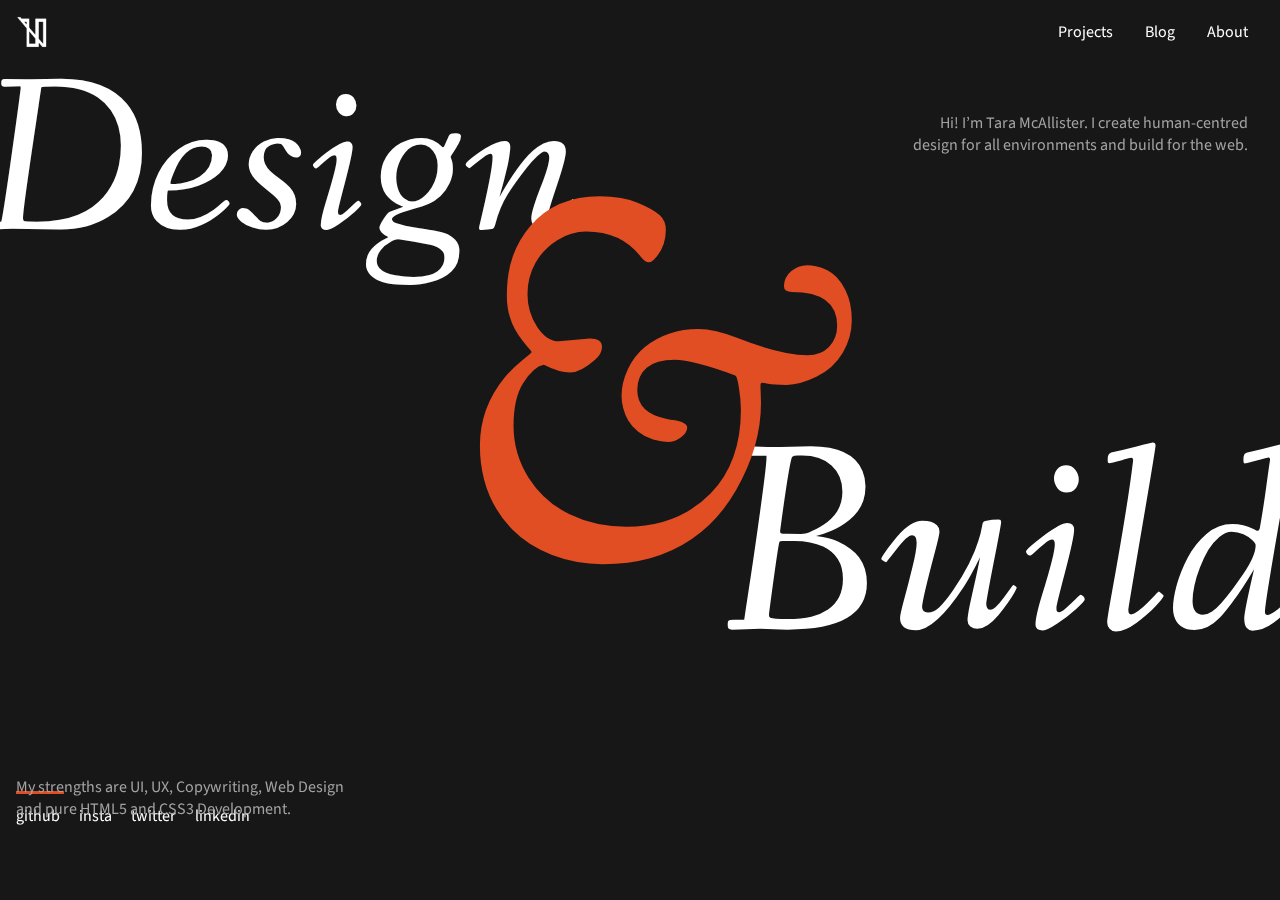
<file: index.html>
<!DOCTYPE html>
<html lang="en">
  <head>
    <meta charset="utf-8" />
    <meta name="viewport" content="width=device-width, initial-scale=1.0" />
    <meta http-equiv="X-UA-Compatible" content="ie=edge" />
    <!-- Search Engine -->
    <meta name="description" content="I create human-centred design for all environments and build for the web.">
    <!-- Schema.org for Google -->
    <meta itemprop="name" content="Tara McAllister's Portfolio">
    <meta itemprop="description" content="I create human-centred design for all environments and build for the web.">
    <!-- Twitter -->
    <meta name="twitter:card" content="summary">
    <meta name="twitter:title" content="Tara McAllister's Portfolio">
    <meta name="twitter:description" content="I create human-centred design for all environments and build for the web.">
    <meta name="twitter:site" content="@TaraMcAllister_">
    <meta name="twitter:image:src" content="#">
    <!-- Open Graph general (Facebook, Pinterest & Google+) -->
    <meta name="og:title" content="Tara McAllister Portfolio">
    <meta name="og:description" content="I create human-centred design for all environments and build for the web.">
    <meta name="og:image" content="/assets/images/social-card.jpg">
    <meta name="og:url" content="#">
    <meta name="og:site_name" content="Tara McAllister's Portfolio">
    <meta name="og:locale" content="en_GB">
    <meta name="og:type" content="website">

    <title>Tara McAllister Portfolio</title>

    <meta name="apple-mobile-web-app-title" content="Tara McAllister's Portfolio">
    <meta name="application-name" content="Tara McAllister's Portfolio">

    <link rel="apple-touch-icon" sizes="57x57" href="favicon/apple-icon-57x57.png">
    <link rel="apple-touch-icon" sizes="60x60" href="favicon/apple-icon-60x60.png">
    <link rel="apple-touch-icon" sizes="72x72" href="favicon/apple-icon-72x72.png">
    <link rel="apple-touch-icon" sizes="76x76" href="favicon/apple-icon-76x76.png">
    <link rel="apple-touch-icon" sizes="114x114" href="favicon/apple-icon-114x114.png">
    <link rel="apple-touch-icon" sizes="120x120" href="favicon/apple-icon-120x120.png">
    <link rel="apple-touch-icon" sizes="144x144" href="favicon/apple-icon-144x144.png">
    <link rel="apple-touch-icon" sizes="152x152" href="favicon/apple-icon-152x152.png">
    <link rel="apple-touch-icon" sizes="180x180" href="favicon/apple-icon-180x180.png">
    <link rel="icon" type="image/png" sizes="192x192"  href="favicon/android-icon-192x192.png">
    <link rel="icon" type="image/png" sizes="32x32" href="favicon/favicon-32x32.png">
    <link rel="icon" type="image/png" sizes="96x96" href="/faviconfavicon-96x96.png">
    <link rel="icon" type="image/png" sizes="16x16" href="favicon/favicon-16x16.png">
    <link rel="manifest" href="favicon/manifest.json">
    <meta name="msapplication-TileColor" content="#ffffff">
    <meta name="msapplication-config" content="favicon/ms-icon-144x144.png">
    <meta name="theme-color" content="#ffffff">

    <!--LINKING CSS FILE-->
    <link rel="stylesheet" href="css/main.css">
    <link rel="stylesheet" href="css/typography.css">
    <link rel="stylesheet" href="css/home.css">

    <!-- LINKING TYPE -->
    <link href="https://fonts.googleapis.com/css?family=Fanwood+Text:400,400i|Source+Sans+Pro:400,700" rel="stylesheet">
    
    <!-- LINKING ANIMATE AOS -->
    <link href="https://unpkg.com/aos@2.3.1/dist/aos.css" rel="stylesheet">

    <!-- Global site tag (gtag.js) - Google Analytics -->
<script async src="https://www.googletagmanager.com/gtag/js?id=UA-110241980-4"></script>
<script>
  window.dataLayer = window.dataLayer || [];
  function gtag(){dataLayer.push(arguments);}
  gtag('js', new Date());

  gtag('config', 'UA-110241980-4');
</script>

  </head>

  <body>

    <nav>
        <section class="home__monogram">
            <a href="index.html" aria-label="Home">
                <img src="images/monogram/monogram--white.png" class="monogram" alt="monogram of the initials T and M inspired by ancient Ogham">
            </a>
        </section>
    
        <ul class="nav__items">
            <a href="projects.html" aria-label="Projects">
                <li>Projects</li>
            </a>
            <a href="blog.html" aria-label="Blog">
                <li>Blog</li>
            </a>
            <a href="about.html" aria-label="About">
                <li>About</li>
            </a>
        </ul>
    </nav>
            
            <section class="main__screen">
            
                <p class="main__screen--para main__screen--para--upper">Hi! I’m Tara McAllister. I create human-centred design for all environments and build for the web.</p>

                <p class="main__screen--para main__screen--para--lower">My strengths are UI, UX, Copywriting, Web Design and pure HTML5 and CSS3 Development.</p>
            
                <section class="main__screen--title">
            
                    <h1 class="hero__word first__word">Design</h1>
                    <div class="hero__ampersand">
                    <h1 class="ampersand">&</h1>
                    </div>
                    <h1 class="hero__word second__word">Build</h1>
            
                </section>
            
            </section>
            
            <footer>
                <div class="orange__line">
                </div>
                <ul class="social">
                    <a href="https://github.com/TaraMcAllister" aria-label="GitHub">
                        <li>github</li>
                    </a>
                    <a href="https://www.instagram.com/taramcdesign" aria-label="Instagram">
                    <li>insta</li>
                    </a>
                    <a href="https://twitter.com/TaraMcAllister_" aria-label="Twitter">
                    <li>twitter</li>
                    </a>
                    <a href="https://www.linkedin.com/in/tara-mcallister-009796138/" aria-label="LinkedIn">
                    <li>linkedin</li>
                    </a>
                </ul>
            </footer>

</body>

</html>
</file>
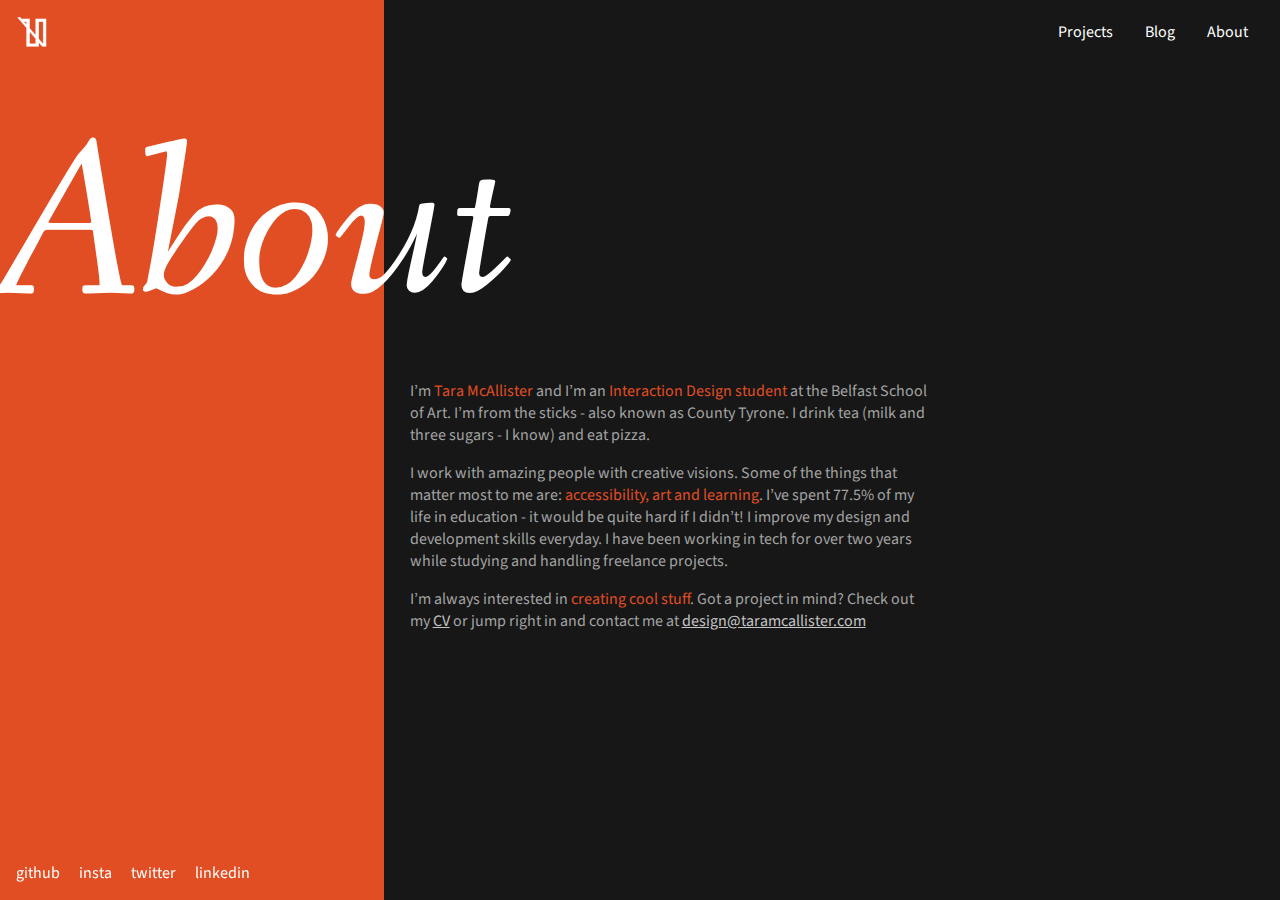
<file: about.html>
<!DOCTYPE html>
<html lang="en">
  <head>
    <meta charset="utf-8" />
    <meta name="viewport" content="width=device-width, initial-scale=1.0" />
    <meta http-equiv="X-UA-Compatible" content="ie=edge" />
    <!-- Search Engine -->
    <meta name="description" content="I create human-centred design for all environments and build for the web.">
    <!-- Schema.org for Google -->
    <meta itemprop="name" content="Tara McAllister's Portfolio">
    <meta itemprop="description" content="I create human-centred design for all environments and build for the web.">
    <!-- Twitter -->
    <meta name="twitter:card" content="summary">
    <meta name="twitter:title" content="Tara McAllister's Portfolio">
    <meta name="twitter:description" content="I create human-centred design for all environments and build for the web.">
    <meta name="twitter:site" content="@TaraMcAllister_">
    <meta name="twitter:image:src" content="#">
    <!-- Open Graph general (Facebook, Pinterest & Google+) -->
    <meta name="og:title" content="Tara McAllister Portfolio">
    <meta name="og:description" content="I create human-centred design for all environments and build for the web.">
    <meta name="og:image" content="/assets/images/social-card.jpg">
    <meta name="og:url" content="#">
    <meta name="og:site_name" content="Tara McAllister's Portfolio">
    <meta name="og:locale" content="en_GB">
    <meta name="og:type" content="website">

    <title>Tara McAllister Portfolio</title>

    <meta name="apple-mobile-web-app-title" content="Tara McAllister's Portfolio">
    <meta name="application-name" content="Tara McAllister's Portfolio">

    <link rel="apple-touch-icon" sizes="57x57" href="favicon/apple-icon-57x57.png">
    <link rel="apple-touch-icon" sizes="60x60" href="favicon/apple-icon-60x60.png">
    <link rel="apple-touch-icon" sizes="72x72" href="favicon/apple-icon-72x72.png">
    <link rel="apple-touch-icon" sizes="76x76" href="favicon/apple-icon-76x76.png">
    <link rel="apple-touch-icon" sizes="114x114" href="favicon/apple-icon-114x114.png">
    <link rel="apple-touch-icon" sizes="120x120" href="favicon/apple-icon-120x120.png">
    <link rel="apple-touch-icon" sizes="144x144" href="favicon/apple-icon-144x144.png">
    <link rel="apple-touch-icon" sizes="152x152" href="favicon/apple-icon-152x152.png">
    <link rel="apple-touch-icon" sizes="180x180" href="favicon/apple-icon-180x180.png">
    <link rel="icon" type="image/png" sizes="192x192"  href="favicon/android-icon-192x192.png">
    <link rel="icon" type="image/png" sizes="32x32" href="favicon/favicon-32x32.png">
    <link rel="icon" type="image/png" sizes="96x96" href="/faviconfavicon-96x96.png">
    <link rel="icon" type="image/png" sizes="16x16" href="favicon/favicon-16x16.png">
    <link rel="manifest" href="favicon/manifest.json">
    <meta name="msapplication-TileColor" content="#ffffff">
    <meta name="msapplication-config" content="favicon/ms-icon-144x144.png">
    <meta name="theme-color" content="#ffffff">

    <!--LINKING CSS FILE-->
    <link rel="stylesheet" href="css/main.css">
    <link rel="stylesheet" href="css/typography.css">
    <link rel="stylesheet" href="css/about.css">

    <!-- LINKING TYPE -->
    <link href="https://fonts.googleapis.com/css?family=Fanwood+Text:400,400i|Source+Sans+Pro:400,700" rel="stylesheet">
    
    <!-- LINKING ANIMATE AOS -->
    <link href="https://unpkg.com/aos@2.3.1/dist/aos.css" rel="stylesheet">

    <!-- Global site tag (gtag.js) - Google Analytics -->
<script async src="https://www.googletagmanager.com/gtag/js?id=UA-110241980-4"></script>
<script>
  window.dataLayer = window.dataLayer || [];
  function gtag(){dataLayer.push(arguments);}
  gtag('js', new Date());

  gtag('config', 'UA-110241980-4');
</script>

  </head>

  <body>

        <div class="orange__container">

            </div>

            <nav>
                <section class="home__monogram">
                    <a href="index.html" aria-label="Home">
                        <img src="images/monogram/monogram--white.png" class="monogram" alt="monogram of the initials T and M inspired by ancient Ogham">
                    </a>
                </section>
            
                <ul class="nav__items">
                    <a href="projects.html" aria-label="Projects">
                        <li>Projects</li>
                    </a>
                    <a href="blog.html" aria-label="Blog">
                        <li>Blog</li>
                    </a>
                    <a href="about.html" aria-label="About">
                        <li>About</li>
                    </a>
                </ul>
            </nav>
            
            <section class="main__screen">

                    <h1 class="title">About</h1>

                <div class="about__copy">
                        <p>I’m <em>Tara McAllister</em> and I’m an <em>Interaction Design student</em> at the Belfast School of Art. I’m from the sticks - also known as County Tyrone. I drink tea (milk and three sugars - I know) and eat pizza.</p>

                        <p>I work with amazing people with creative visions. Some of the things that matter most to me are: <em>accessibility, art and learning</em>. I’ve spent 77.5% of my life in education - it would be quite hard if I didn’t! I improve my design and development skills everyday. I have been working in tech for over two years while studying and handling freelance projects.</p>
                         
                        <p>I’m always interested in <em>creating cool stuff</em>. Got a project in mind? Check out my <a href="cv.html" aria-label="CV">CV</a> or jump right in and contact me at <a href="mailto:design@taramcallister.com" aria-label="email">design@taramcallister.com</a></p> 
                </div>
            
            </section>
            
            <footer>
                <div class="orange__line">
                </div>
                <ul class="social">
                    <a href="https://github.com/TaraMcAllister" aria-label="GitHub">
                        <li>github</li>
                    </a>
                    <a href="https://www.instagram.com/taramcdesign" aria-label="Instagram">
                    <li>insta</li>
                    </a>
                    <a href="https://twitter.com/TaraMcAllister_" aria-label="Twitter">
                    <li>twitter</li>
                    </a>
                    <a href="https://www.linkedin.com/in/tara-mcallister-009796138/" aria-label="LinkedIn">
                    <li>linkedin</li>
                    </a>
                </ul>
            </footer>

</body>

</html>
</file>
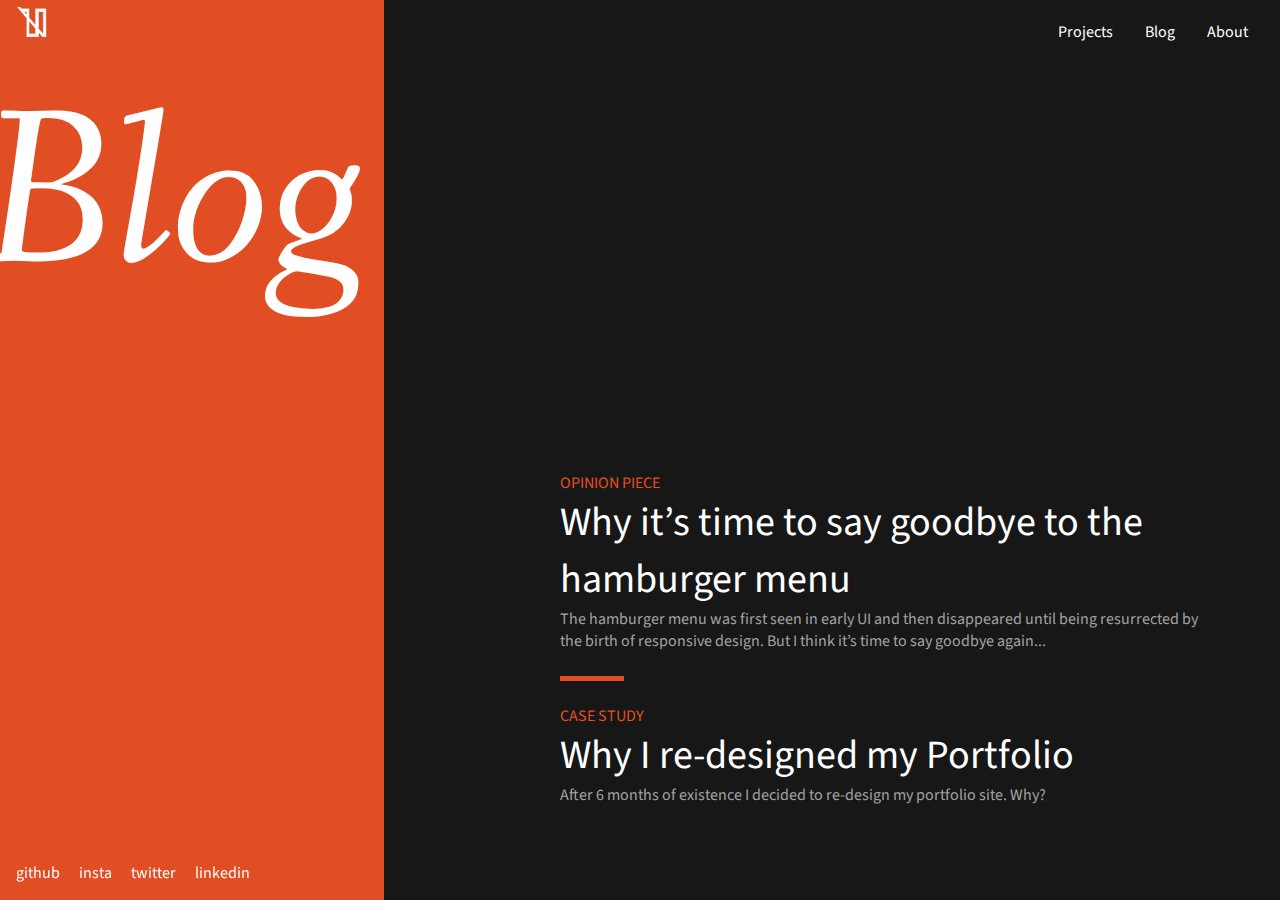
<file: blog.html>
<!DOCTYPE html>
<html lang="en">
  <head>
    <meta charset="utf-8" />
    <meta name="viewport" content="width=device-width, initial-scale=1.0" />
    <meta http-equiv="X-UA-Compatible" content="ie=edge" />
    <!-- Search Engine -->
    <meta name="description" content="I create human-centred design for all environments and build for the web.">
    <!-- Schema.org for Google -->
    <meta itemprop="name" content="Tara McAllister's Portfolio">
    <meta itemprop="description" content="I create human-centred design for all environments and build for the web.">
    <!-- Twitter -->
    <meta name="twitter:card" content="summary">
    <meta name="twitter:title" content="Tara McAllister's Portfolio">
    <meta name="twitter:description" content="I create human-centred design for all environments and build for the web.">
    <meta name="twitter:site" content="@TaraMcAllister_">
    <meta name="twitter:image:src" content="#">
    <!-- Open Graph general (Facebook, Pinterest & Google+) -->
    <meta name="og:title" content="Tara McAllister Portfolio">
    <meta name="og:description" content="I create human-centred design for all environments and build for the web.">
    <meta name="og:image" content="/assets/images/social-card.jpg">
    <meta name="og:url" content="#">
    <meta name="og:site_name" content="Tara McAllister's Portfolio">
    <meta name="og:locale" content="en_GB">
    <meta name="og:type" content="website">

    <title>Tara McAllister Portfolio</title>

    <meta name="apple-mobile-web-app-title" content="Tara McAllister's Portfolio">
    <meta name="application-name" content="Tara McAllister's Portfolio">

    <link rel="apple-touch-icon" sizes="57x57" href="favicon/apple-icon-57x57.png">
    <link rel="apple-touch-icon" sizes="60x60" href="favicon/apple-icon-60x60.png">
    <link rel="apple-touch-icon" sizes="72x72" href="favicon/apple-icon-72x72.png">
    <link rel="apple-touch-icon" sizes="76x76" href="favicon/apple-icon-76x76.png">
    <link rel="apple-touch-icon" sizes="114x114" href="favicon/apple-icon-114x114.png">
    <link rel="apple-touch-icon" sizes="120x120" href="favicon/apple-icon-120x120.png">
    <link rel="apple-touch-icon" sizes="144x144" href="favicon/apple-icon-144x144.png">
    <link rel="apple-touch-icon" sizes="152x152" href="favicon/apple-icon-152x152.png">
    <link rel="apple-touch-icon" sizes="180x180" href="favicon/apple-icon-180x180.png">
    <link rel="icon" type="image/png" sizes="192x192"  href="favicon/android-icon-192x192.png">
    <link rel="icon" type="image/png" sizes="32x32" href="favicon/favicon-32x32.png">
    <link rel="icon" type="image/png" sizes="96x96" href="/faviconfavicon-96x96.png">
    <link rel="icon" type="image/png" sizes="16x16" href="favicon/favicon-16x16.png">
    <link rel="manifest" href="favicon/manifest.json">
    <meta name="msapplication-TileColor" content="#ffffff">
    <meta name="msapplication-config" content="favicon/ms-icon-144x144.png">
    <meta name="theme-color" content="#ffffff">

    <!--LINKING CSS FILE-->
    <link rel="stylesheet" href="css/main.css">
    <link rel="stylesheet" href="css/typography.css">
    <link rel="stylesheet" href="css/blog.css">

    <!-- LINKING TYPE -->
    <link href="https://fonts.googleapis.com/css?family=Fanwood+Text:400,400i|Source+Sans+Pro:400,700" rel="stylesheet">
    
    <!-- LINKING ANIMATE AOS -->
    <link href="https://unpkg.com/aos@2.3.1/dist/aos.css" rel="stylesheet">

    <!-- Global site tag (gtag.js) - Google Analytics -->
<script async src="https://www.googletagmanager.com/gtag/js?id=UA-110241980-4"></script>
<script>
  window.dataLayer = window.dataLayer || [];
  function gtag(){dataLayer.push(arguments);}
  gtag('js', new Date());

  gtag('config', 'UA-110241980-4');
</script>

  </head>

  <body>

        <div class="orange__container--blog orange__container">

            </div>

    <nav>
        <section class="home__monogram">
            <a href="index.html" aria-label="Home">
                <img src="images/monogram/monogram--white.png" class="monogram" alt="monogram of the initials T and M inspired by ancient Ogham">
            </a>
        </section>
    
        <ul class="nav__items">
            <a href="projects.html" aria-label="Projects">
                <li>Projects</li>
            </a>
            <a href="blog.html" aria-label="Blog">
                <li>Blog</li>
            </a>
            <a href="about.html" aria-label="About">
                <li>About</li>
            </a>
        </ul>
    </nav>
            
            <section class="main__screen">

                    <h1 class="title">Blog</h1>

                <div class="blog__container">

                        <div class="blog__item__container">

                    <div class="blog__item">
                    
                            <h3>OPINION PIECE</h3>
                            <h2>Why it’s time to say goodbye to the hamburger menu</h2>
                            <p>The hamburger menu was first seen in early UI and then disappeared until being resurrected by the birth of responsive design. But I think it’s time to say goodbye again...</p>
                
                            <div class="orange__line--b">
                                </div>
                    </div>

                    <div class="blog__item blog__item__bottom">
                    
                            <h3>CASE STUDY</h3>
                            <h2>Why I re-designed my Portfolio</h2>
                            <p>After 6 months of existence I decided to re-design my portfolio site. Why?</p>
                
                    </div>
                    </div>

                </div>
            
            </section>
            
            <footer>
                <div class="orange__line">
                </div>
                <ul class="social">
                    <a href="https://github.com/TaraMcAllister" aria-label="GitHub">
                        <li>github</li>
                    </a>
                    <a href="https://www.instagram.com/taramcdesign" aria-label="Instagram">
                    <li>insta</li>
                    </a>
                    <a href="https://twitter.com/TaraMcAllister_" aria-label="Twitter">
                    <li>twitter</li>
                    </a>
                    <a href="https://www.linkedin.com/in/tara-mcallister-009796138/" aria-label="LinkedIn">
                    <li>linkedin</li>
                    </a>
                </ul>
            </footer>

</body>

</html>
</file>
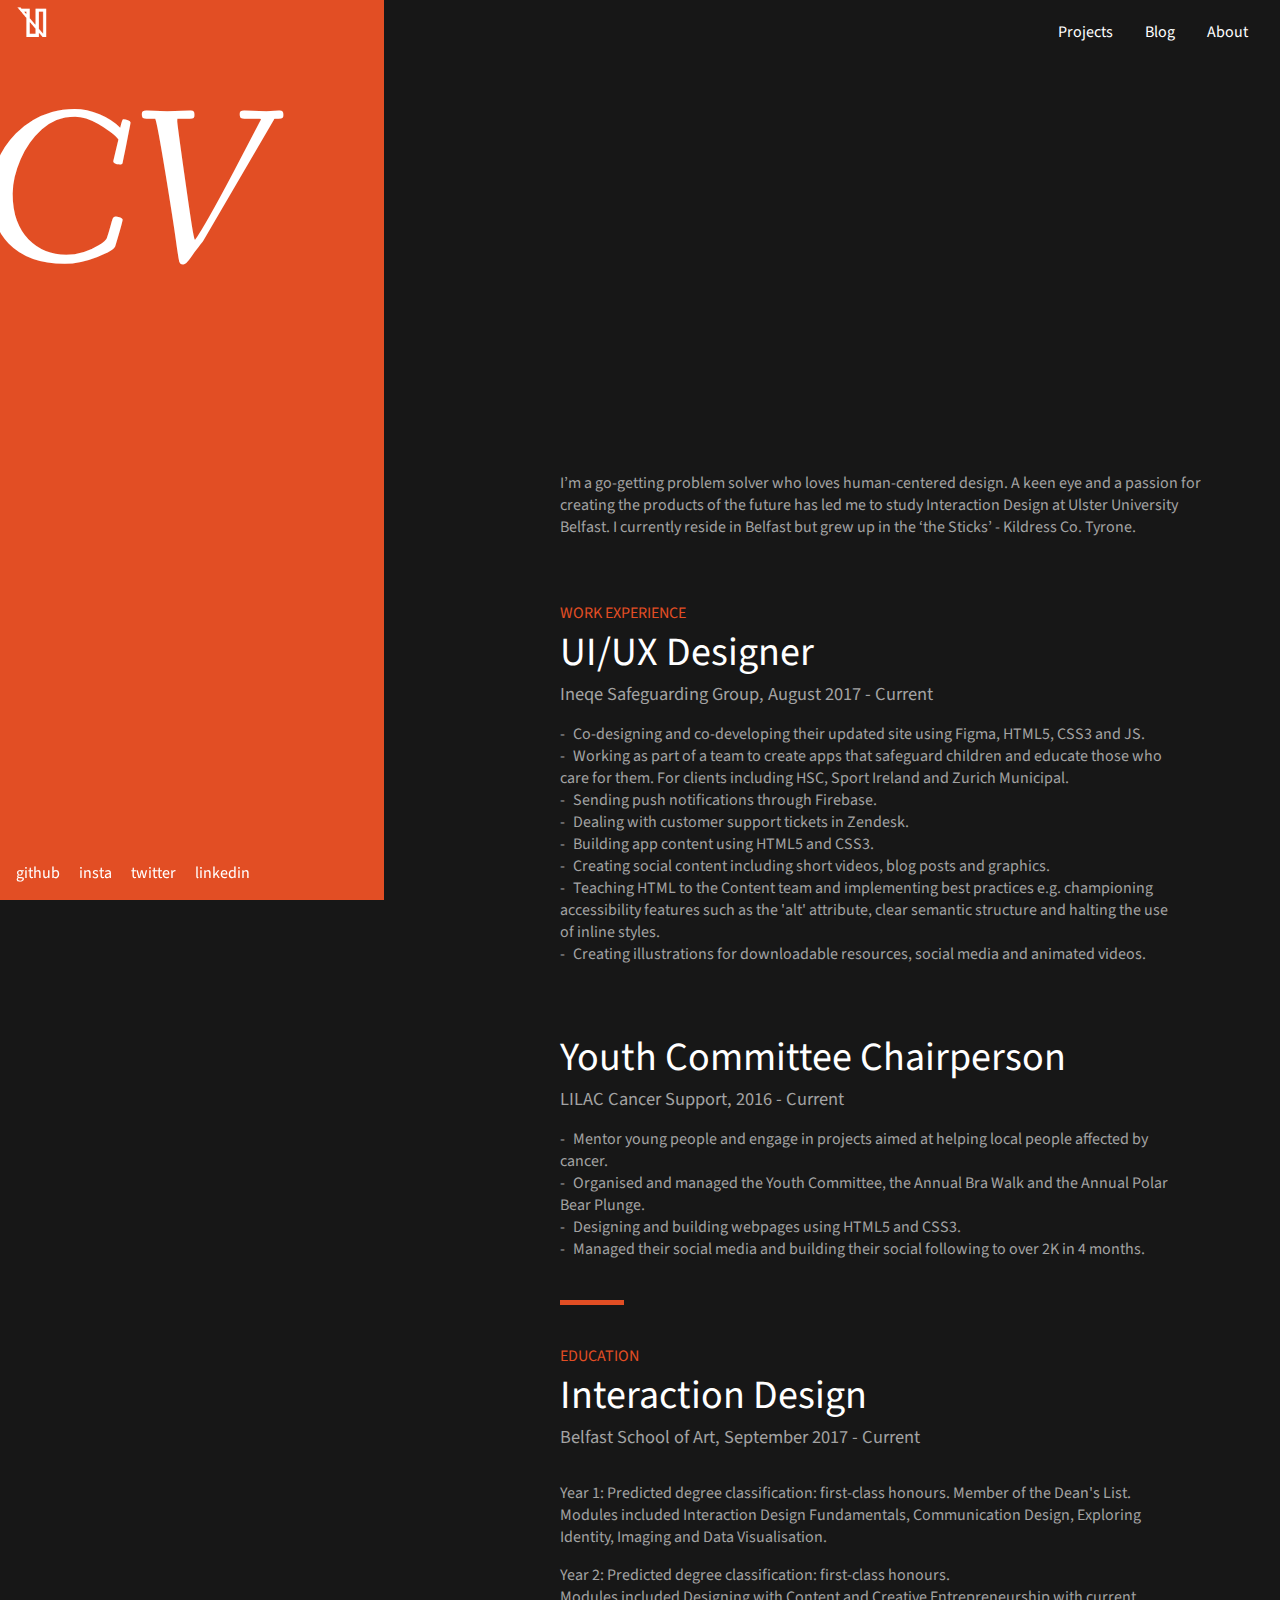
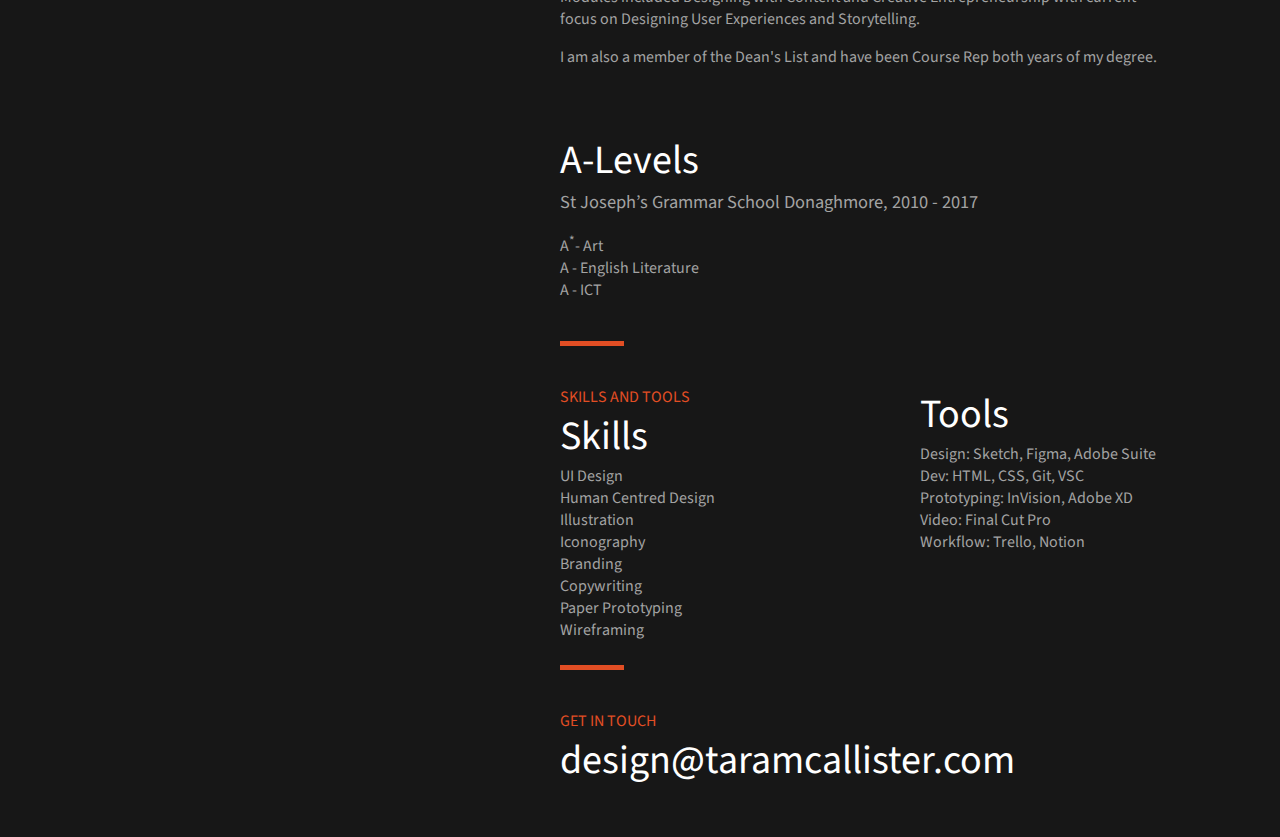
<file: cv.html>
<!DOCTYPE html>
<html lang="en">
  <head>
    <meta charset="utf-8" />
    <meta name="viewport" content="width=device-width, initial-scale=1.0" />
    <meta http-equiv="X-UA-Compatible" content="ie=edge" />
    <!-- Search Engine -->
    <meta name="description" content="I create human-centred design for all environments and build for the web.">
    <!-- Schema.org for Google -->
    <meta itemprop="name" content="Tara McAllister's Portfolio">
    <meta itemprop="description" content="I create human-centred design for all environments and build for the web.">
    <!-- Twitter -->
    <meta name="twitter:card" content="summary">
    <meta name="twitter:title" content="Tara McAllister's Portfolio">
    <meta name="twitter:description" content="I create human-centred design for all environments and build for the web.">
    <meta name="twitter:site" content="@TaraMcAllister_">
    <meta name="twitter:image:src" content="#">
    <!-- Open Graph general (Facebook, Pinterest & Google+) -->
    <meta name="og:title" content="Tara McAllister Portfolio">
    <meta name="og:description" content="I create human-centred design for all environments and build for the web.">
    <meta name="og:image" content="/assets/images/social-card.jpg">
    <meta name="og:url" content="#">
    <meta name="og:site_name" content="Tara McAllister's Portfolio">
    <meta name="og:locale" content="en_GB">
    <meta name="og:type" content="website">

    <title>Tara McAllister Portfolio</title>

    <meta name="apple-mobile-web-app-title" content="Tara McAllister's Portfolio">
    <meta name="application-name" content="Tara McAllister's Portfolio">

    <link rel="apple-touch-icon" sizes="57x57" href="favicon/apple-icon-57x57.png">
    <link rel="apple-touch-icon" sizes="60x60" href="favicon/apple-icon-60x60.png">
    <link rel="apple-touch-icon" sizes="72x72" href="favicon/apple-icon-72x72.png">
    <link rel="apple-touch-icon" sizes="76x76" href="favicon/apple-icon-76x76.png">
    <link rel="apple-touch-icon" sizes="114x114" href="favicon/apple-icon-114x114.png">
    <link rel="apple-touch-icon" sizes="120x120" href="favicon/apple-icon-120x120.png">
    <link rel="apple-touch-icon" sizes="144x144" href="favicon/apple-icon-144x144.png">
    <link rel="apple-touch-icon" sizes="152x152" href="favicon/apple-icon-152x152.png">
    <link rel="apple-touch-icon" sizes="180x180" href="favicon/apple-icon-180x180.png">
    <link rel="icon" type="image/png" sizes="192x192"  href="favicon/android-icon-192x192.png">
    <link rel="icon" type="image/png" sizes="32x32" href="favicon/favicon-32x32.png">
    <link rel="icon" type="image/png" sizes="96x96" href="/faviconfavicon-96x96.png">
    <link rel="icon" type="image/png" sizes="16x16" href="favicon/favicon-16x16.png">
    <link rel="manifest" href="favicon/manifest.json">
    <meta name="msapplication-TileColor" content="#ffffff">
    <meta name="msapplication-config" content="favicon/ms-icon-144x144.png">
    <meta name="theme-color" content="#ffffff">

    <!--LINKING CSS FILE-->
    <link rel="stylesheet" href="css/main.css">
    <link rel="stylesheet" href="css/typography.css">
    <link rel="stylesheet" href="css/cv.css">

    <!-- LINKING TYPE -->
    <link href="https://fonts.googleapis.com/css?family=Fanwood+Text:400,400i|Source+Sans+Pro:400,700" rel="stylesheet">
    
    <!-- LINKING ANIMATE AOS -->
    <link href="https://unpkg.com/aos@2.3.1/dist/aos.css" rel="stylesheet">

    <!-- Global site tag (gtag.js) - Google Analytics -->
<script async src="https://www.googletagmanager.com/gtag/js?id=UA-110241980-4"></script>
<script>
  window.dataLayer = window.dataLayer || [];
  function gtag(){dataLayer.push(arguments);}
  gtag('js', new Date());

  gtag('config', 'UA-110241980-4');
</script>

  </head>

  <body>

        <div class="orange__container">

            </div>

        <nav>
                <section class="home__monogram">
                    <a href="index.html">
                        <img src="images/monogram/monogram--white.png" class="monogram">
                    </a>
                </section>
            
                <ul class="nav__items">
                    <a href="projects.html">
                        <li>Projects</li>
                    </a>
                    <a href="blog.html">
                        <li>Blog</li>
                    </a>
                    <a href="about.html">
                        <li>About</li>
                    </a>
                </ul>
            </nav>
            
            <section class="main__screen">
            
                    <h1 class="title">CV</h1>

                    <div class="cv__container">

                        <div class="secroll__container">

                            <div class="cv__item__container">

                                    <p class="about__info">I’m a go-getting problem solver who loves human-centered design. A keen eye and a passion for creating the products of the future has led me to study Interaction Design at Ulster University Belfast. I currently reside in Belfast but grew up in the ‘the Sticks’ - Kildress Co. Tyrone.</p>

                                            <div class="cv__item">

                                            <h3>WORK EXPERIENCE</h3>
                                            <h2>UI/UX Designer</h2>
                                            <p class="desc">Ineqe Safeguarding Group, August 2017 - Current</p>

                                            <ul class="bullets">
                                                <li>Co-designing and co-developing their updated site using Figma, HTML5, CSS3 and JS.</li>
                                                <li>Working as part of a team to create apps that safeguard children and educate those who  care for them. For clients including HSC, Sport Ireland and Zurich Municipal.</li>
                                                <li>Sending push notifications through Firebase.</li>
                                                <li>Dealing with customer support tickets in Zendesk.</li>
                                                <li>Building app content using HTML5 and CSS3.</li>
                                                <li>Creating social content including short videos, blog posts and graphics.</li>
                                                <li>Teaching HTML to the Content team and implementing best practices e.g. championing accessibility features such as the 'alt' attribute, clear semantic structure and halting the use of inline styles.</li>
                                                <li>Creating illustrations for downloadable resources, social media and animated videos.</li>
                                            </ul>

                                            </div>

                                            <div class="cv__item">

                                            <h2>Youth Committee Chairperson</h2>
                                            <p class="desc">LILAC Cancer Support, 2016 - Current</p>

                                            <ul class="bullets">
                                                <li>Mentor young people and engage in projects aimed at helping local people affected by cancer.</li>
                                                <li>Organised and managed the Youth Committee, the Annual Bra Walk and the Annual Polar Bear Plunge.</li>
                                                <li>Designing and building webpages using HTML5 and CSS3.</li>
                                                <li>Managed their social media and building their social following to over 2K in 4 months.</li>
                                            </ul>

                                            </div>
                        
                                    <div class="orange__line--b">
                                        </div>

                                            <div class="cv__item education__info">

                                            <h3>EDUCATION</h3>
                                            <h2>Interaction Design</h2>
                                            <p class="desc">Belfast School of Art, September 2017 - Current</p>

                                            <p>Year 1: Predicted degree classification: first-class honours. Member of the Dean's List.<br>Modules included Interaction Design Fundamentals, Communication Design, Exploring Identity, Imaging and Data Visualisation.</p>

                                            <p>Year 2: Predicted degree classification: first-class honours.<br>Modules included Designing with Content and Creative Entrepreneurship with current focus on Designing User Experiences and Storytelling.</p>

                                            <p>I am also a member of the Dean's List and have been Course Rep both years of my degree.</p>

                                            </div>

                                            <div class="cv__item">

                                            <h2>A-Levels</h2>
                                            <p class="desc">St Joseph’s Grammar School Donaghmore, 2010 - 2017</p>

                                            <ul>
                                                    <li>A<sup>*</sup>- Art</li>
                                                    <li>A - English Literature</li>
                                                    <li>A - ICT</li>
                                            </ul>

                                            </div>

                                    <div class="orange__line--b">
                                        </div>

                                                <div class="cv__two__column">

                                                    <div class="first__column">

                                                        <h3>SKILLS AND TOOLS</h3>
                                                        <h2>Skills</h2>

                                                            <ul>
                                                                <li>UI Design</li>
                                                                <li>Human Centred Design</li>
                                                                <li>Illustration</li>
                                                                <li>Iconography</li>
                                                                <li>Branding</li>
                                                                <li>Copywriting</li>
                                                                <li>Paper Prototyping</li>
                                                                <li>Wireframing</li>
                                                            </ul>

                                                    </div>

                                                    <div class="second__column">

                                                        <h2>Tools</h2>

                                                            <ul>
                                                                <li>Design: Sketch, Figma, Adobe Suite</li>
                                                                <li>Dev: HTML, CSS, Git, VSC</li>
                                                                <li>Prototyping: InVision, Adobe XD</li>
                                                                <li>Video: Final Cut Pro</li>
                                                                <li>Workflow: Trello, Notion</li>
                                                            </ul>
                                                    </div>
                                                        
                                                </div>

                                    <div class="orange__line--b">
                                        </div>

                                            <div class="contact__info">

                                                    <h3>GET IN TOUCH</h3>
                                                    <h2><a href="mailto:design@taramcallister.com">design@taramcallister.com</a></h2>

                                            </div>

                            </div>
                    </div>
                    </div>

                    </section>
            
            <footer>
                <div class="orange__line">
                </div>
                <ul class="social">
                    <a href="https://github.com/TaraMcAllister">
                        <li>github</li>
                    </a>
                    <a href="https://www.instagram.com/taramcdesign">
                    <li>insta</li>
                    </a>
                    <a href="https://twitter.com/TaraMcAllister_">
                    <li>twitter</li>
                    </a>
                    <a href="https://www.linkedin.com/in/tara-mcallister-009796138/">
                    <li>linkedin</li>
                    </a>
                </ul>
            </footer>

</body>

</html>
</file>
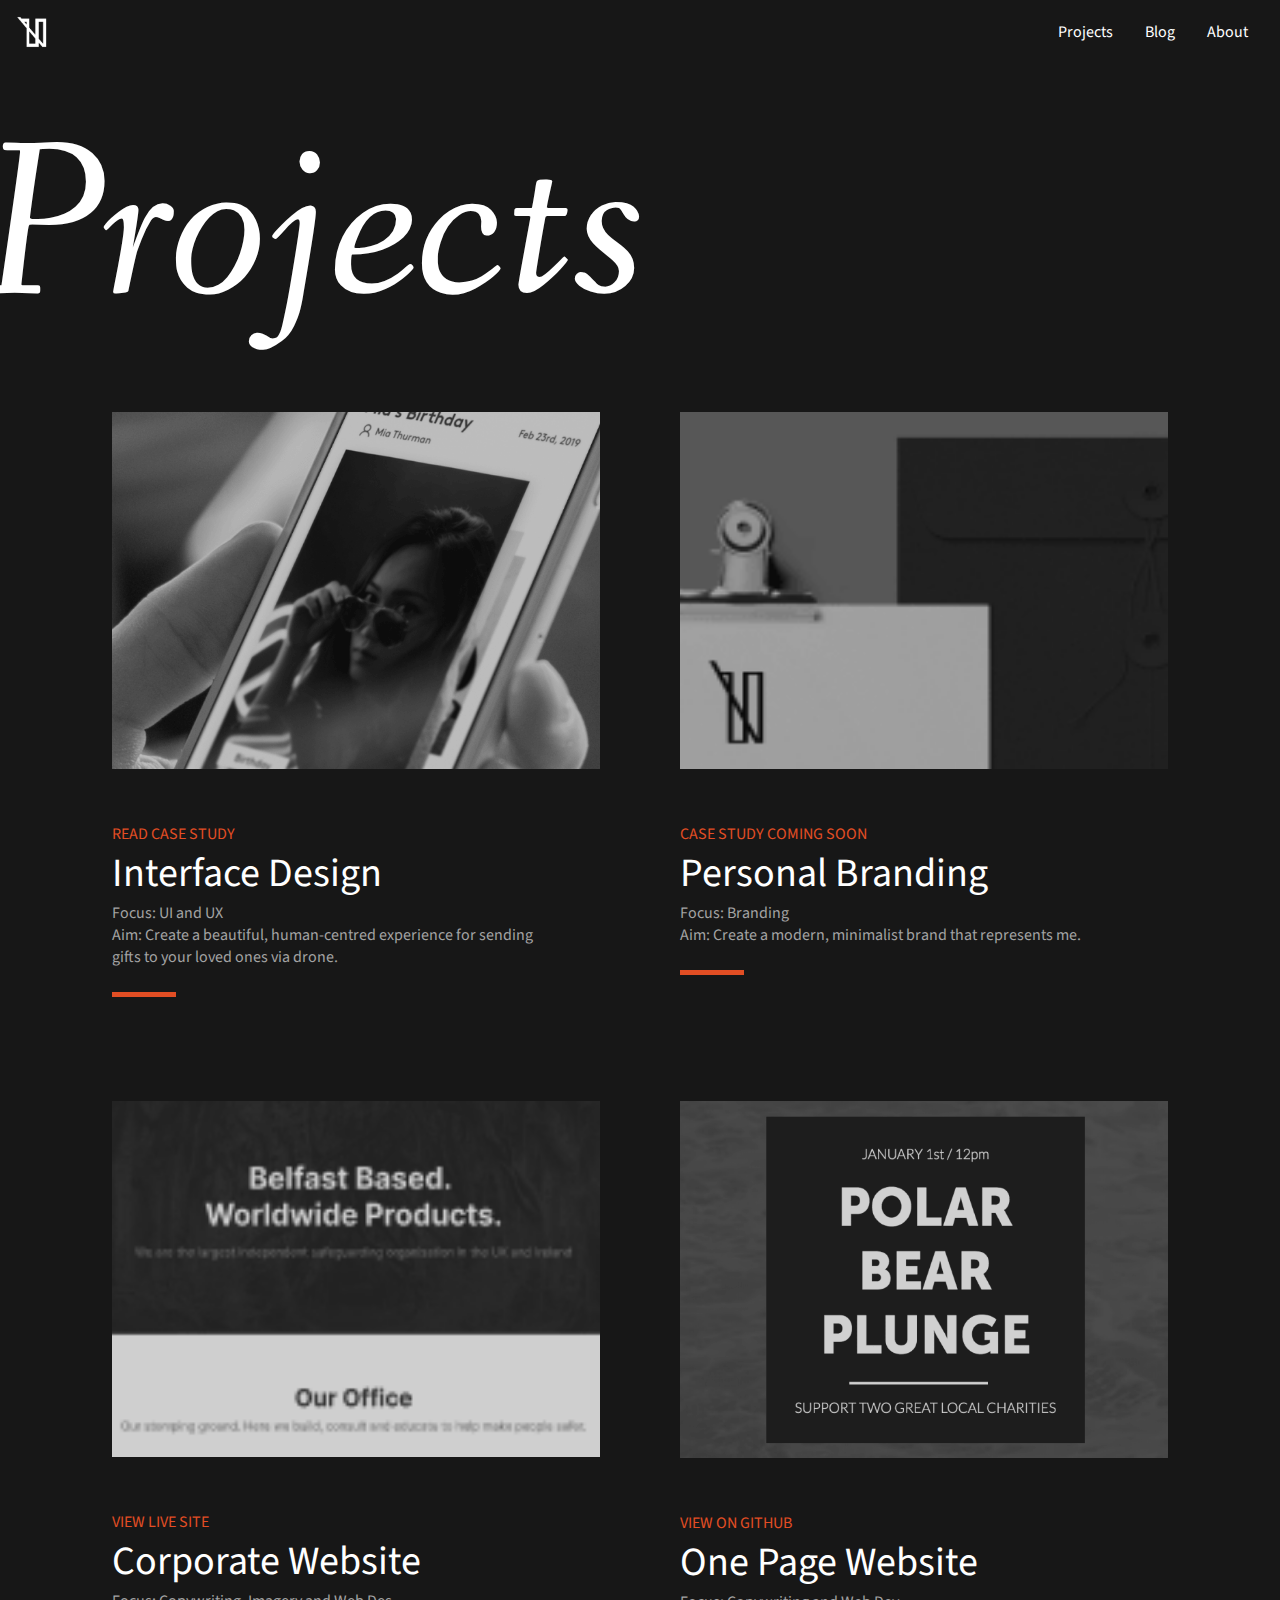
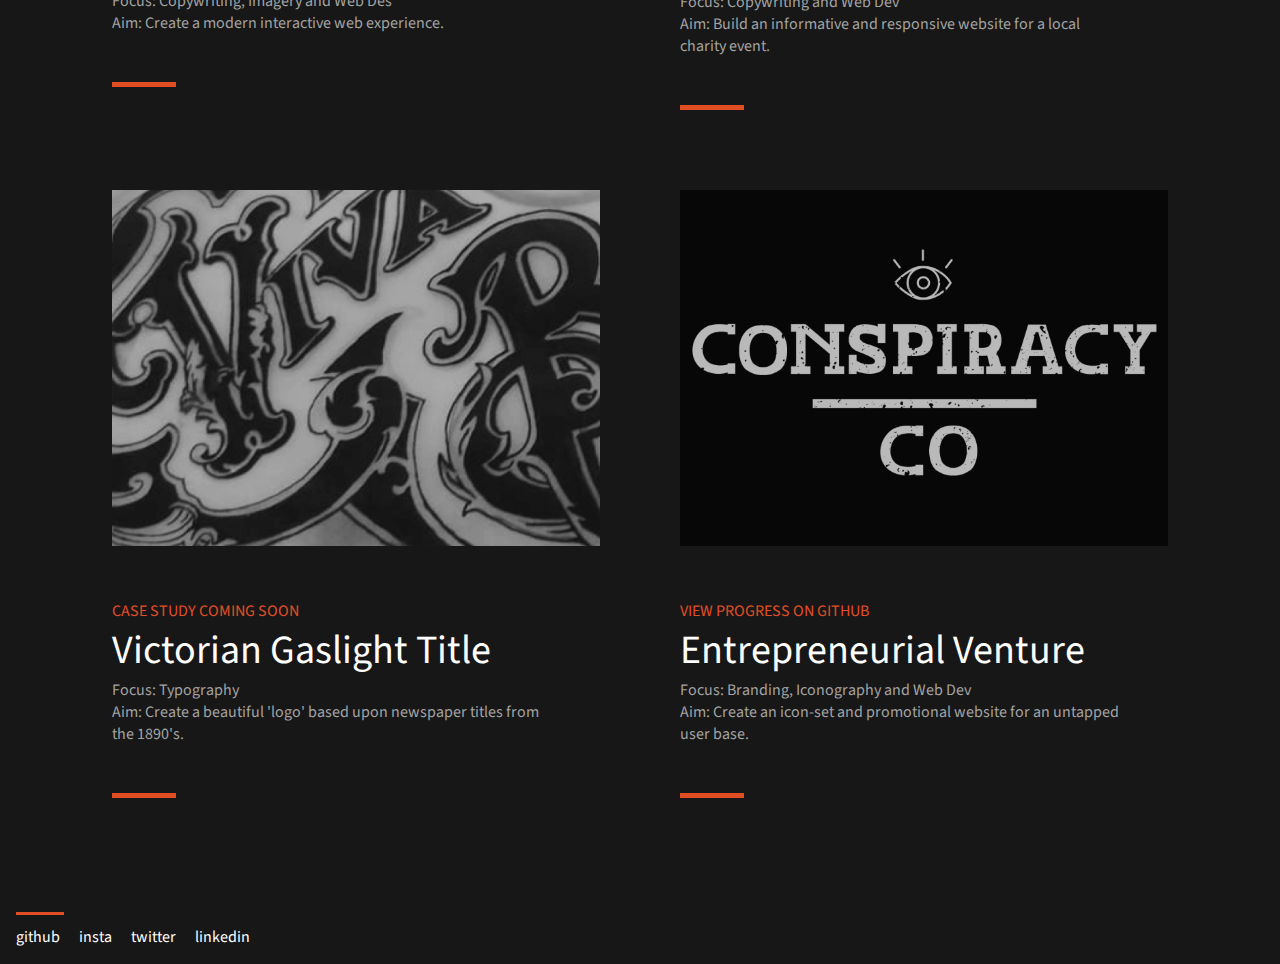
<file: projects.html>
<!DOCTYPE html>
<html lang="en">
  <head>
    <meta charset="utf-8" />
    <meta name="viewport" content="width=device-width, initial-scale=1.0" />
    <meta http-equiv="X-UA-Compatible" content="ie=edge" />
    <!-- Search Engine -->
    <meta name="description" content="I create human-centred design for all environments and build for the web.">
    <!-- Schema.org for Google -->
    <meta itemprop="name" content="Tara McAllister's Portfolio">
    <meta itemprop="description" content="I create human-centred design for all environments and build for the web.">
    <!-- Twitter -->
    <meta name="twitter:card" content="summary">
    <meta name="twitter:title" content="Tara McAllister's Portfolio">
    <meta name="twitter:description" content="I create human-centred design for all environments and build for the web.">
    <meta name="twitter:site" content="@TaraMcAllister_">
    <meta name="twitter:image:src" content="#">
    <!-- Open Graph general (Facebook, Pinterest & Google+) -->
    <meta name="og:title" content="Tara McAllister Portfolio">
    <meta name="og:description" content="I create human-centred design for all environments and build for the web.">
    <meta name="og:image" content="/assets/images/social-card.jpg">
    <meta name="og:url" content="#">
    <meta name="og:site_name" content="Tara McAllister's Portfolio">
    <meta name="og:locale" content="en_GB">
    <meta name="og:type" content="website">

    <title>Tara McAllister Portfolio</title>

    <meta name="apple-mobile-web-app-title" content="Tara McAllister's Portfolio">
    <meta name="application-name" content="Tara McAllister's Portfolio">

    <link rel="apple-touch-icon" sizes="57x57" href="favicon/apple-icon-57x57.png">
    <link rel="apple-touch-icon" sizes="60x60" href="favicon/apple-icon-60x60.png">
    <link rel="apple-touch-icon" sizes="72x72" href="favicon/apple-icon-72x72.png">
    <link rel="apple-touch-icon" sizes="76x76" href="favicon/apple-icon-76x76.png">
    <link rel="apple-touch-icon" sizes="114x114" href="favicon/apple-icon-114x114.png">
    <link rel="apple-touch-icon" sizes="120x120" href="favicon/apple-icon-120x120.png">
    <link rel="apple-touch-icon" sizes="144x144" href="favicon/apple-icon-144x144.png">
    <link rel="apple-touch-icon" sizes="152x152" href="favicon/apple-icon-152x152.png">
    <link rel="apple-touch-icon" sizes="180x180" href="favicon/apple-icon-180x180.png">
    <link rel="icon" type="image/png" sizes="192x192"  href="favicon/android-icon-192x192.png">
    <link rel="icon" type="image/png" sizes="32x32" href="favicon/favicon-32x32.png">
    <link rel="icon" type="image/png" sizes="96x96" href="/faviconfavicon-96x96.png">
    <link rel="icon" type="image/png" sizes="16x16" href="favicon/favicon-16x16.png">
    <link rel="manifest" href="favicon/manifest.json">
    <meta name="msapplication-TileColor" content="#ffffff">
    <meta name="msapplication-config" content="favicon/ms-icon-144x144.png">
    <meta name="theme-color" content="#ffffff">

    <!--LINKING CSS FILE-->
    <link rel="stylesheet" href="css/main.css">
    <link rel="stylesheet" href="css/typography.css">
    <link rel="stylesheet" href="css/projects.css">

    <!-- LINKING TYPE -->
    <link href="https://fonts.googleapis.com/css?family=Fanwood+Text:400,400i|Source+Sans+Pro:400,700" rel="stylesheet">
    
    <!-- LINKING ANIMATE AOS -->
    <link href="https://unpkg.com/aos@2.3.1/dist/aos.css" rel="stylesheet">

    <!-- Global site tag (gtag.js) - Google Analytics -->
<script async src="https://www.googletagmanager.com/gtag/js?id=UA-110241980-4"></script>
<script>
  window.dataLayer = window.dataLayer || [];
  function gtag(){dataLayer.push(arguments);}
  gtag('js', new Date());

  gtag('config', 'UA-110241980-4');
</script>

  </head>

  <body>

    <nav>
        <section class="home__monogram">
            <a href="index.html" aria-label="Home">
                <img src="images/monogram/monogram--white.png" class="monogram" alt="monogram of the initials T and M inspired by ancient Ogham">
            </a>
        </section>
    
        <ul class="nav__items">
            <a href="projects.html" aria-label="Projects">
                <li>Projects</li>
            </a>
            <a href="blog.html" aria-label="Blog">
                <li>Blog</li>
            </a>
            <a href="about.html" aria-label="About">
                <li>About</li>
            </a>
        </ul>
    </nav>
            
            <section class="main">

                    <h1 class="title">Projects</h1>

<section class="projects__container">

    <div class="projects__item">

        <a href="/portfolio/projects/dro.html" aria-label="Project called dro, focusing on UI and UX">
        <div class="item__container">
<img src="images/projects/thumbnails/interface.png" alt="a hand holding a phone with the Dro app opened on it">
        </div>
            <h3>READ CASE STUDY</h3>
            <h2>Interface Design</h2>
            <p>Focus: UI and UX</p>
            <p>Aim: Create a beautiful, human-centred experience for sending gifts to your loved ones via drone.</p>

            <div class="orange__line--b">
                </div>
            </a>
    </div>

    <div class="projects__item">

            <div class="item__container">
                    <img src="images/projects/thumbnails/branding.png" alt="mockup of a page showing Tara McAllister's monogram at the top">
            </div>
                <h3>CASE STUDY COMING SOON</h3>
                <h2>Personal Branding</h2>
                <p>Focus: Branding</p>
                <p>Aim: Create a modern, minimalist brand that represents me.</p>

                <div class="orange__line--b">
                    </div>
        </div>

        <div class="projects__item">

                <a href="https://ineqe.com/index.html" aria-label="Ineqe.com">
                <div class="item__container">
                        <img src="images/projects/thumbnails/ineqe-site.png" alt="screenshot of the INEQE Safeguarding Group About page. It reads 'Belfast Based. Worldwide Products.'">
                </div>
                    <h3>VIEW LIVE SITE</h3>
                    <h2>Corporate Website</h2>
                    <p>Focus: Copywriting, Imagery and Web Des</p>
                    <p>Aim: Create a modern interactive web experience.</p>

                    <div class="orange__line--p">
                        </div>
                        </a>
            </div>
        
            <div class="projects__item">
        
                    <a href="https://taramcallister.github.io/polarplunge/" aria-label="GitHub Repo for Polar Bear Plunge project">
                    <div class="item__container">
                            <img src="images/projects/thumbnails/polar-site.png" alt="screenshot of the LILAC and LNR's Polar Bear Plunge website. It reads 'January 1st 12pm. Polar Bear Plunge. Support two great local charities.'">
                    </div>
                        <h3>VIEW ON GITHUB</h3>
                        <h2>One Page Website</h2>
                        <p>Focus: Copywriting and Web Dev</p>
                        <p>Aim: Build an informative and responsive website for a local charity event.</p>

                        <div class="orange__line--p">
                            </div>
                            </a>
                </div>

                <div class="projects__item">
        
                        <div class="item__container">
                                <img src="images/projects/thumbnails/typography.png" alt="Typography reading 'Viva Bakery' in a script style.">
                        </div>
                            <h3>CASE STUDY COMING SOON</h3>
                            <h2>Victorian Gaslight Title</h2>
                            <p>Focus: Typography</p>
                            <p>Aim: Create a beautiful 'logo' based upon newspaper titles from the 1890's.</p>
    
                            <div class="orange__line--p">
                                </div>
                    </div>

                    <div class="projects__item">

                            <a href="https://taramcallister.github.io/conspiracyco/" aria-label="GitHub repo for Conspiracy Co">
                            <div class="item__container">
                                    <img src="images/projects/thumbnails/conspiracy-co.png" alt="Conspiracy Co brand. It reads 'Conspiracy Co' against a black background and has an eye above it.">
                            </div>
                                <h3>VIEW PROGRESS ON GITHUB</h3>
                                <h2>Entrepreneurial Venture</h2>
                                <p>Focus: Branding, Iconography and Web Dev</p>
                                <p>Aim: Create an icon-set and promotional website for an untapped user base.</p>
        
                                <div class="orange__line--p">
                                    </div>
                        </div>
</section>
            
            </section>
            
            <footer>
                <div class="orange__line">
                </div>
                <ul class="social">
                    <a href="https://github.com/TaraMcAllister" aria-label="GitHub">
                        <li>github</li>
                    </a>
                    <a href="https://www.instagram.com/taramcdesign" aria-label="Instagram">
                    <li>insta</li>
                    </a>
                    <a href="https://twitter.com/TaraMcAllister_" aria-label="Twitter">
                    <li>twitter</li>
                    </a>
                    <a href="https://www.linkedin.com/in/tara-mcallister-009796138/" aria-label="LinkedIn">
                    <li>linkedin</li>
                    </a>
                </ul>
            </footer>

</body>

</html>
</file>
<file: css/main.css>
html, *, ::before, ::after {
    margin: 0;
    padding: 0;

    box-sizing: border-box;

    -webkit-font-smoothing: antialiased;
}

body {
    background-color: #171717;
    color: #FFFFFF;
}

a {
    text-decoration: none;
    color: #FFFFFF;
}

nav {
    width: 100vw;
    padding: 1rem 0 0 1rem;
    display: inline-flex;
    align-items: center;
}

.nav__items {
    display: inline-flex;
    top: 0;
    right: 0;
    position: absolute;
    padding-top: 1.3rem;
}

.nav__items li {
    padding-right: 2rem;
}

.nav__items li:hover {
    color: #A3A3A3;
    transition: 0.2s ease-in-out;
}

.monogram {
height: 2rem;
width: 2rem;
}

.home__monogram {
    z-index: 2;
}

footer {
    z-index: 10;
    right: 0;
  bottom: 0;
  left: 0;
  padding: 1rem;
    display: inline-flex;
}

.social {
    margin-left: -3rem;
}

.social li {
    display: inline-flex;
    padding-right: 1rem;
    color: #FFFFFF;
}

.social li:hover {
    color: #A3A3A3;
    transition: 0.2s ease-in-out;
}

.title {
    margin-left: -1rem;
    margin-top: 2rem;
    z-index: 2;
    position: relative;
}

.orange__line {
    width: 3rem;
    height: 0.2rem;
    background-color: #E24E24;
    margin-top: -0.9rem;
}

.orange__line--p {
    width: 4rem;
    height: 0.3rem;
    background-color: #E24E24;
    margin-top: 3rem;
}

.orange__line--b {
    width: 4rem;
    height: 0.3rem;
    background-color: #E24E24;
    margin-top: 1.5rem;
    margin-bottom: 1.5rem;
}

.orange__line--c {
    width: 1rem;
    height: 0.3rem;
    background-color: #E24E24;
    margin-top: 1.5rem;
    margin-bottom: 1.5rem;
}

.orange__container {
    background-color: #E24E24;
    height: 100%;
    width: 30vw;
}

@media (min-width: 860px) {
    .orange__container {
    position: fixed;
    overflow-x: hidden;
    z-index: 1;
    top: 0;
    left: 0;
    width: 30vw;
    }
}

@media screen and (min-width: 0px) and (max-width: 860px) {
    .orange__container { display: none; }   /* hide it elsewhere */
  }
</file>
<file: css/typography.css>
/*----- TYPOGRAPHY AND GENERAL LAYOUT -----*/

  html {
    font-family: 'Source Sans Pro', sans-serif;
  }
  
  h1 {
    font-size: 14rem;
    font-family: 'Fanwood Text', serif;
    font-weight: 400;
    font-style: italic;
    color: #FFFFFF;
  }
  
  h2 {
    font-size: 2.5rem;
    font-family: 'Source Sans Pro', sans-serif;
    color: #FFFFFF;
    font-weight: 400;
  }
  
  h3 {
    font-size: 1rem;
    font-family: 'Source Sans Pro', sans-serif;
    text-transform: capitalize;
    color: #E24E24;
    font-weight: 400;
  }
  
  p {
    font-size: 1rem;
    color: #A3A3A3;
    font-family: 'Source Sans Pro', sans-serif;
  }

  .desc {
    font-size: 1.15rem;
    font-family: 'Source Sans Pro', sans-serif;
    color: #A3A3A3;
    font-weight: 400;
  }
  
  ul {
    font-size: 1rem;
    list-style: none;
    color: #A3A3A3;
  }
  
  .bullets li:before {
    content: "-";
    padding-right: 0.5rem;
    color: #A3A3A3;
  }

  nav {
    font-size: 0.8rem;
    font-family: 'Source Sans Pro', sans-serif;
  }
</file>
<file: css/home.css>
body {
    height: 100vh;
    width: 100vw;
    overflow: hidden;
}

.main__screen--title {
    display: flexbox;
}

.hero__word {
    z-index: -1;
}
    
.first__word {
    margin-left: -1rem;
    margin-top: -2rem;
}

.second__word {
    margin-right: -1rem;
    margin-top: -25rem;
    font-size: 17rem;
    right: 0;
    position: fixed;
}

.ampersand {
    color: #e24e24;
    font-size: 35rem;
    z-index: 1;
    margin-top: -17rem;
    margin-right: -2rem;
    justify-self: center;
}

.hero__ampersand {
    display: flex;
    justify-content: center;
}

.main__screen--para--upper {
    position: fixed;
    top: 7rem;
    right: 2rem;
    text-align: right;
}

.main__screen--para--lower {
    position: fixed;
    bottom: 5rem;
    left: 1rem;
    text-align: left;
}

@media (min-width: 1000px) {

    .main__screen--para {
        max-width: 22rem;
    }

}

@media (max-width: 1000px) {

    .main__screen--para {
        max-width: 19rem;
    }

    h1 {
        font-size: 12rem;
}

.first__word {
    margin-top: -1rem;
}

.second__word {
    margin-top: -21rem;
    font-size: 15rem;
}

.ampersand {
    font-size: 33rem;
    margin-top: -15rem;
}

@media (max-width: 820px) {
    .main__screen--para {
        max-width: 17rem;
    }

    h1 {
        font-size: 11rem;
}

.second__word {
    margin-top: -18rem;
    font-size: 13rem;
}

.ampersand {
    font-size: 31rem;
    margin-top: -13rem;
}


@media (max-width: 750px) {
    .first__word {
        margin-top: 5rem;
        font-size: 9rem;
        margin-left: -2rem;
    }
    
    .second__word {
        margin-top: -19rem;
        font-size: 10rem;
    }
    
    .ampersand {
        font-size: 27rem;
        margin-top: -12rem;
    }
}

}
</file>
<file: css/about.css>
.about__copy {
    padding: 0 2rem 0 2rem;
    position: absolute;
}

p + p {
    padding-top: 1rem;
}

.about__copy em {
    color: #E24E24;
    font-style: normal;
}

.about__copy a {
    color: #C4C4C4;
    text-decoration: underline;
}

.about__copy a:hover {
    color: rgb(124, 124, 124);
    transition: ease-in-out 0.5s;
}

footer {
    position: absolute;
}

@media screen and (max-width: 860px) {
    
    .home__monogram {
        position: absolute;
        margin-top: 1rem;
    }
    
    .title {
        position: absolute;
    }

    footer {
        margin-left: 1rem;
    }

    .about__copy {
        width: 100vw;
        margin-top: 17rem;
        padding: 0 2rem 0 2rem;
    }

    h1 {
        font-size: 11rem;
        padding: 2rem 0 0 0;
    }

@media (min-width: 540px) {

    .about__copy {
        width: 100vw;
        margin-top: 20rem;
        padding: 0 2rem 0 2rem;
    }

    h1 {
        font-size: 11rem;
        padding: 2rem 0 0 0;
    }

@media (min-width: 600px) {

        .about__copy {
            width: 100vw;
            margin-top: 20rem;
            padding: 0 7rem 0 2rem;
        }
    
        h1 {
            font-size: 11rem;
            padding: 2rem 0 0 0;
        }

}

@media (min-width: 860px) {

    footer {
        position: fixed;
    }

.about__copy {
    position: absolute;
    right: 0;
    z-index: -1;
    width: 65%;
    padding-left: 2rem;
}

.orange__container {
    background-color: #E24E24;
    height: 100%;
    width: 35vw;
}

.about__copy {
    width: 70vw;
}

.blog__item {
    max-width: 100%;
    padding: 0 1rem 0 0;
}

.about__info {
    max-width: 90%;
}

.blog__item__bottom {
    padding: 0 0 3rem 0;
}

}
}
}

@media (min-width: 860px) and (max-width: 1040px) {

    .about__copy {
        width: 70vw;
        padding: 0 2rem 0 2rem;
        right: 0;
        position: absolute;
        max-width: 45rem;
    }
}

@media (min-width: 1040px) {

    .about__copy {
        padding-left: 32vw;
        max-width: 60rem;
    }
}
</file>
<file: css/blog.css>
.blog__container {
    width: 70vw;
    padding: 0 2rem 0 2rem;
    padding-top: 50vh;
}

.blog__item__container {
    right: 0;
    max-width: 45rem;
    position: absolute;
    z-index: -1;
}

.blog__item {
    max-width: 90%;
}
footer {
    position: fixed;
}

.home__monogram {
    position: fixed;
    margin-top: 1rem;
}

.title {
    position: fixed;
}
</file>
<file: css/cv.css>
.cv__container {
    width: 70vw;
    padding: 0 2rem 0 2rem;
    padding-top: 50vh;
}

.cv__item__container {
    right: 0;
    max-width: 45rem;
    position: absolute;
    z-index: -1;
}

.cv__item {
    padding: 3rem 0 1rem 0;
    max-width: 85%;
}

.about__info {
    max-width: 90%;
}

.education__info {
    padding: 0 0 1rem 0;
}

.contact__info {
    padding: 0 0 3rem 0;
}

.contact__info a:hover {
        color: #A3A3A3;
        transition: 0.2s ease-in-out;
}

.cv__item__container h3 {
    padding-top: 1rem;
}

p + p {
    padding: 1rem 0 0 0;
}

.desc {
    padding: 0 0 1rem 0;
}

.cv__two__column {
    display: grid;
    grid-template-columns: 1fr 1fr;
}

.second__column {
    padding-top: 1rem;
}

footer {
    position: fixed;
}

.home__monogram {
    position: fixed;
    margin-top: 1rem;
}

.title {
    position: fixed;
}
</file>
<file: css/projects.css>
.projects__container {
    display: grid;
    grid-template-columns: 1fr 1fr;
    grid-gap: 5rem;
    padding: 2rem 7rem 2rem 7rem;
}

.projects__item p {
    max-width: 90%;
}

.projects__item h3 {
    padding-top: 3rem;
}

.projects__item h3:hover {
    color: rgb(156, 51, 22);
    transition: 0.2s ease-in-out;
}

.item__container {
    position: relative;
    overflow: hidden;
    width: 100%;
}

.item__container img {
    object-fit: cover;
    height: 100%;
    width: 100%;
    position: relative;
}
</file>
